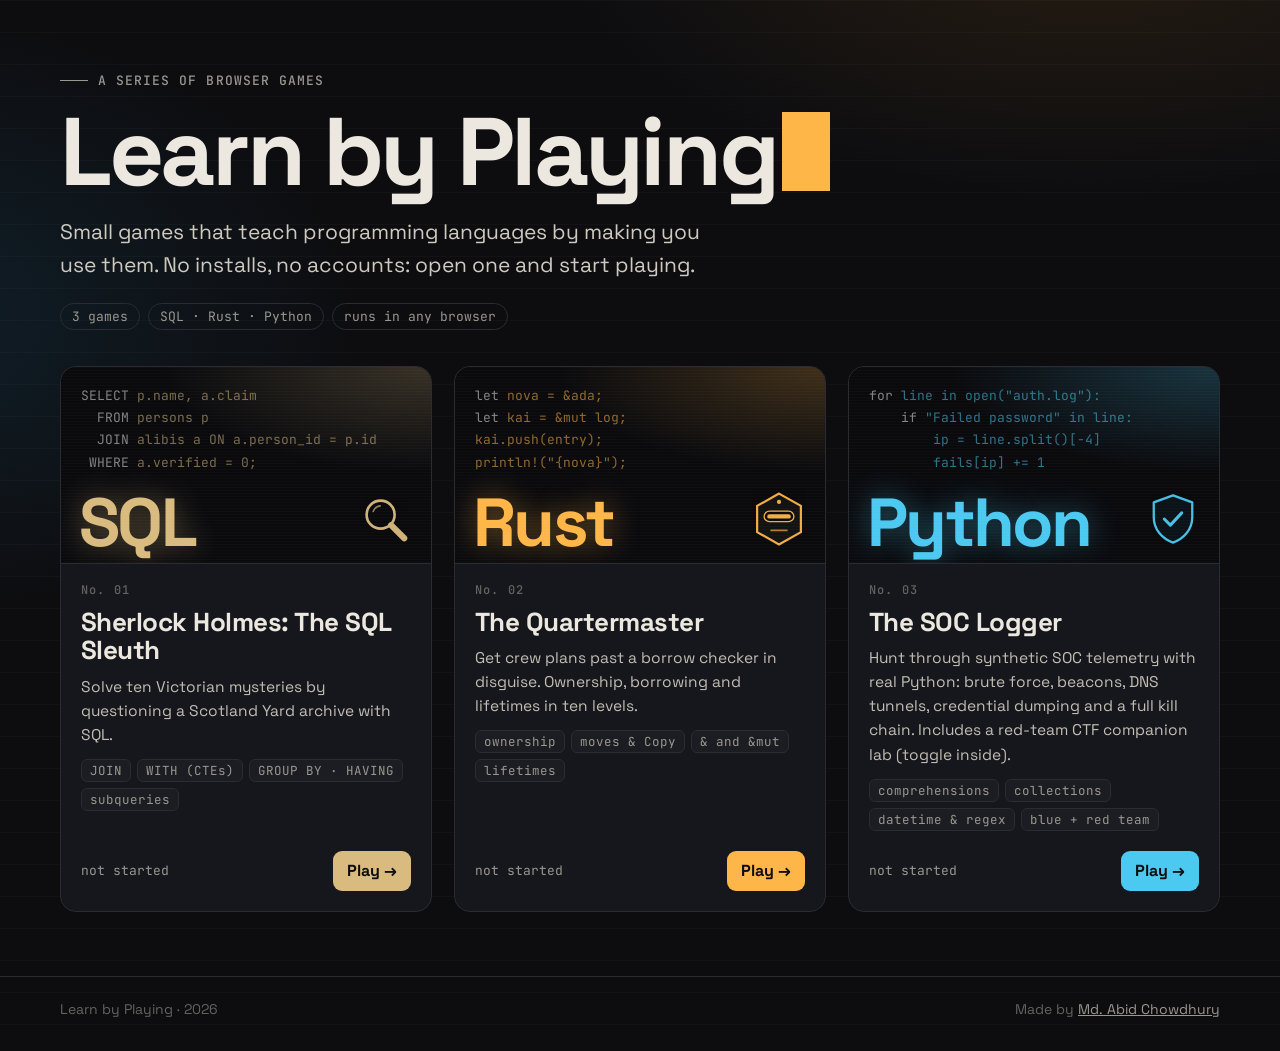
<file: index.html>
<!DOCTYPE html>
<html lang="en">
<head>
  <meta charset="utf-8">
  <meta name="viewport" content="width=device-width, initial-scale=1">
  <title>Learn by Playing</title>
  <meta name="description" content="Small browser games that teach programming languages by making you use them.">
  <meta name="theme-color" content="#0d0d10">
  <link rel="manifest" href="manifest.webmanifest">
  <link rel="icon" href="data:image/svg+xml,%3Csvg xmlns='http://www.w3.org/2000/svg' viewBox='0 0 64 64'%3E%3Crect x='6' y='10' width='52' height='44' rx='8' fill='%2316171b' stroke='%23e8e3d8' stroke-width='4'/%3E%3Cpath d='M18 26l8 6-8 6' stroke='%23ffb648' stroke-width='5' fill='none' stroke-linecap='round' stroke-linejoin='round'/%3E%3Cpath d='M32 40h14' stroke='%23e8e3d8' stroke-width='5' stroke-linecap='round'/%3E%3C/svg%3E">
  <link rel="preconnect" href="https://fonts.googleapis.com">
  <link rel="preconnect" href="https://fonts.gstatic.com" crossorigin>
  <link rel="stylesheet" href="https://fonts.googleapis.com/css2?family=Space+Grotesk:wght@400;500;700&family=JetBrains+Mono:wght@400;500&display=swap">
  <style>
    :root {
      --bg: #0d0d10; --card: #16171c; --card2: #1c1d23; --line: #2a2b33; --text: #ece8df; --muted: #9a978f; --dim: #64625d;
      --display: 'Space Grotesk', system-ui, sans-serif; --mono: 'JetBrains Mono', ui-monospace, Menlo, Consolas, monospace;
    }
    * { box-sizing: border-box; }
    html, body { margin: 0; }
    body {
      background:
        linear-gradient(#ffffff06 1px, transparent 1px) 0 0 / 100% 32px,
        radial-gradient(900px 500px at 85% -10%, #2a1f12 0%, transparent 60%),
        radial-gradient(800px 500px at -10% 30%, #10202a 0%, transparent 60%),
        var(--bg);
      color: var(--text); font: 16px/1.55 var(--display); min-height: 100vh;
      display: flex; flex-direction: column; -webkit-font-smoothing: antialiased;
    }
    a { color: inherit; }
    :focus-visible { outline: 2px solid #ffb648; outline-offset: 3px; }
    .wrap { width: min(1160px, 100% - 40px); margin: 0 auto; }

    header { padding: 72px 0 36px; }
    .kicker { font: 500 13px var(--mono); color: var(--muted); letter-spacing: .08em; text-transform: uppercase; display: flex; gap: 10px; align-items: center; }
    .kicker::before { content: ''; width: 28px; height: 1px; background: var(--muted); }
    h1 { font-size: clamp(44px, 8vw, 96px); line-height: .95; letter-spacing: -.035em; margin: 18px 0 18px; font-weight: 700; }
    h1 .cursor { display: inline-block; width: .5em; height: .82em; background: #ffb648; vertical-align: -.06em; margin-left: .06em; animation: blink 1.1s steps(1) infinite; }
    @keyframes blink { 50% { opacity: 0; } }
    .tagline { font-size: clamp(17px, 2vw, 21px); color: #cfcac0; max-width: 640px; margin: 0; }
    .facts { margin-top: 22px; display: flex; gap: 8px; flex-wrap: wrap; }
    .facts span { font: 13px var(--mono); color: var(--muted); border: 1px solid var(--line); border-radius: 999px; padding: 4px 11px; }

    main { flex: 1; padding-bottom: 64px; }
    .shelf { display: grid; grid-template-columns: repeat(auto-fill, minmax(320px, 1fr)); gap: 22px; }

    .cart {
      --accent: #ffb648;
      display: flex; flex-direction: column; text-decoration: none; border-radius: 16px; overflow: hidden;
      background: var(--card); border: 1px solid var(--line);
      transition: transform .18s ease, border-color .18s, box-shadow .18s;
    }
    @media (hover: hover) { a.cart:hover { transform: translateY(-4px); border-color: color-mix(in srgb, var(--accent) 60%, var(--line)); box-shadow: 0 22px 50px -24px color-mix(in srgb, var(--accent) 55%, transparent); } a.cart:hover .play { transform: translateX(3px); } }
    a.cart:active { transform: scale(.985); }
    a.cart { -webkit-tap-highlight-color: transparent; touch-action: manipulation; }
    .screen {
      position: relative; aspect-ratio: 16 / 8.5; overflow: hidden;
      background:
        radial-gradient(120% 90% at 100% 0%, color-mix(in srgb, var(--accent) 22%, transparent), transparent 60%),
        #0a0a0d;
      border-bottom: 1px solid var(--line);
    }
    .screen::after { content: ''; position: absolute; inset: 0; background: repeating-linear-gradient(0deg, #ffffff05 0 1px, transparent 1px 3px); pointer-events: none; }
    .ghost { position: absolute; top: 18px; left: 20px; right: 20px; margin: 0; font: 13px/1.7 var(--mono); color: var(--accent); opacity: .55; white-space: pre; overflow: hidden; }
    .ghost .k { color: #fff; opacity: .9; }
    .lang { position: absolute; left: 18px; bottom: 6px; font: 700 clamp(48px, 6vw, 68px)/1 var(--display); letter-spacing: -.04em; color: var(--accent); text-shadow: 0 0 30px color-mix(in srgb, var(--accent) 45%, transparent); }
    .emblem { position: absolute; right: 18px; bottom: 16px; width: 56px; height: 56px; opacity: .95; }
    .body { padding: 18px 20px 20px; display: flex; flex-direction: column; gap: 10px; flex: 1; }
    .no { font: 500 12px var(--mono); color: var(--dim); letter-spacing: .1em; }
    .cart h2 { margin: 0; font-size: 26px; line-height: 1.1; letter-spacing: -.02em; }
    .cart p { margin: 0; color: #c3beb4; font-size: 15.5px; }
    .topics { list-style: none; margin: 2px 0 0; padding: 0; display: flex; flex-wrap: wrap; gap: 6px; }
    .topics li { font: 12.5px var(--mono); color: var(--muted); background: var(--card2); border: 1px solid var(--line); border-radius: 6px; padding: 2px 8px; }
    .meta { margin-top: auto; padding-top: 10px; display: flex; justify-content: space-between; align-items: center; gap: 12px; }
    .progress { font: 13px var(--mono); color: var(--muted); }
    .progress b { color: var(--accent); font-weight: 500; }
    .play { font-weight: 700; color: #0d0d10; background: var(--accent); border-radius: 9px; padding: 8px 14px; white-space: nowrap; transition: transform .15s; }

    .cart.soon { border-style: dashed; background: transparent; }
    .cart.soon .screen { background: repeating-linear-gradient(135deg, #ffffff05 0 10px, transparent 10px 20px), #0a0a0d; }
    .cart.soon .lang { color: var(--dim); text-shadow: none; }
    .cart.soon .play { background: transparent; color: var(--dim); border: 1px dashed var(--line); }

    footer { border-top: 1px solid var(--line); padding: 22px 0 calc(30px + env(safe-area-inset-bottom)); color: var(--dim); font-size: 14px; }
    footer .wrap { display: flex; justify-content: space-between; gap: 12px; flex-wrap: wrap; }
    footer a { color: var(--muted); }
    @media (max-width: 560px) { header { padding: 44px 0 26px; } .wrap { width: calc(100% - 28px); } }
    @media (prefers-reduced-motion: reduce) { * { transition: none !important; animation: none !important; } }
  </style>
</head>
<body>
  <header class="wrap">
    <div class="kicker" id="kicker"></div>
    <h1 id="title"></h1>
    <p class="tagline" id="tagline"></p>
    <div class="facts" id="facts"></div>
  </header>
  <main class="wrap"><div class="shelf" id="shelf"></div></main>
  <footer><div class="wrap" id="foot"></div></footer>

  <script>
    /* ====================================================================
       EDIT HERE. Each game is one entry; `path` is its folder in this repo
       (or a full https:// URL if a game lives somewhere else).
       ==================================================================== */
    const SERIES = {
      title: 'Learn by Playing',
      kicker: 'A series of browser games',
      tagline: 'Small games that teach programming languages by making you use them. No installs, no accounts: open one and start playing.',
      author: 'Md. Abid Chowdhury',
      authorUrl: 'https://mdabidchowdhury.github.io/',
    };

    const GAMES = [
      {
        path: 'sql/',
        title: 'Sherlock Holmes: The SQL Sleuth',
        lang: 'SQL',
        accent: '#d9bb7f',
        blurb: 'Solve ten Victorian mysteries by questioning a Scotland Yard archive with SQL.',
        topics: ['JOIN', 'WITH (CTEs)', 'GROUP BY · HAVING', 'subqueries'],
        snippet: ['SELECT p.name, a.claim', '  FROM persons p', '  JOIN alibis a ON a.person_id = p.id', ' WHERE a.verified = 0;'],
        emblem: 'glass',
        progress() {
          const d = JSON.parse(localStorage.getItem('sqlSleuth.v2') || '{}');
          const cases = Object.values(d.cases || {});
          const solved = cases.filter((c) => c && c.solved).length;
          const opened = cases.some((c) => c && (c.openedAt || c.queries));
          if (!solved && !opened) return null;
          return `<b>${solved}/10</b> cases closed`;
        },
      },
      {
        path: 'quartermaster/',
        title: 'The Quartermaster',
        lang: 'Rust',
        accent: '#ffb648',
        blurb: 'Get crew plans past a borrow checker in disguise. Ownership, borrowing and lifetimes in ten levels.',
        topics: ['ownership', 'moves & Copy', '& and &mut', 'lifetimes'],
        snippet: ['let nova = &ada;', 'let kai = &mut log;', 'kai.push(entry);', 'println!("{nova}");'],
        emblem: 'hex',
        progress() {
          const p = JSON.parse(localStorage.getItem('quartermaster.progress.v1') || '{}');
          const stars = Object.values(p.stars || {});
          if (!stars.length) return null;
          return `<b>${stars.length}/10</b> levels · <b>${stars.reduce((a, b) => a + b, 0)}/30</b> ★`;
        },
      },
      {
        path: 'soc-logger/',
        title: 'The SOC Logger',
        lang: 'Python',
        accent: '#4cc9f0',
        blurb: 'Hunt through synthetic SOC telemetry with real Python: brute force, beacons, DNS tunnels, credential dumping and a full kill chain. Includes a red-team CTF companion lab (toggle inside).',
        topics: ['comprehensions', 'collections', 'datetime & regex', 'blue + red team'],
        snippet: ['for line in open("auth.log"):', '    if "Failed password" in line:', '        ip = line.split()[-4]', '        fails[ip] += 1'],
        emblem: 'shield',
        progress() {
          const s = JSON.parse(localStorage.getItem('socli_v1') || '{}');
          const n = (s.solved || []).length;
          return n ? `<b>${n}/10</b> cases closed` : null;
        },
      },
    ];
    /* ==================================================================== */

    const esc = (s) => String(s).replace(/[&<>"']/g, (c) => ({ '&': '&amp;', '<': '&lt;', '>': '&gt;', '"': '&quot;', "'": '&#39;' }[c]));
    const EMBLEMS = {
      hex: (c) => `<svg class="emblem" viewBox="0 0 64 64" aria-hidden="true"><path d="M32 3L57 17V47L32 61L7 47V17Z" fill="#141414" stroke="${c}" stroke-width="2.5"/><circle cx="32" cy="12.5" r="2.4" fill="${c}"/><rect x="15" y="23" width="34" height="12" rx="6" fill="#0a0a0d" stroke="${c}" stroke-width="1.5"/><rect x="18.5" y="26.5" width="27" height="5" rx="2.5" fill="${c}"/><path d="M23 45h18" stroke="${c}" stroke-width="2" stroke-linecap="round" opacity=".7"/></svg>`,
      shield: (c) => `<svg class="emblem" viewBox="0 0 64 64" aria-hidden="true"><path d="M32 5L54 13V30C54 44 44.5 54.5 32 59C19.5 54.5 10 44 10 30V13Z" fill="#0c141a" stroke="${c}" stroke-width="2.6" stroke-linejoin="round"/><path d="M22 32l7 7 13-14" fill="none" stroke="${c}" stroke-width="3.4" stroke-linecap="round" stroke-linejoin="round"/></svg>`,
      glass: (c) => `<svg class="emblem" viewBox="0 0 64 64" aria-hidden="true"><g fill="none" stroke="${c}" stroke-linecap="round"><circle cx="27" cy="27" r="16" stroke-width="3"/><path d="M18.5 23.5a10 10 0 0 1 8-6.5" stroke-width="1.8" opacity=".7"/><path d="M39 39L54 54" stroke-width="7"/></g></svg>`,
      table: (c) => `<svg class="emblem" viewBox="0 0 64 64" aria-hidden="true"><rect x="6" y="10" width="52" height="44" rx="6" fill="#0f1218" stroke="${c}" stroke-width="2.5"/><path d="M6 24h52M6 38h52M26 10v44" stroke="${c}" stroke-width="2" opacity=".75"/><rect x="8" y="12" width="48" height="10" rx="3" fill="${c}" opacity=".35"/></svg>`,
    };

    document.title = SERIES.title;
    document.getElementById('kicker').textContent = SERIES.kicker;
    document.getElementById('title').innerHTML = esc(SERIES.title) + '<span class="cursor" aria-hidden="true"></span>';
    document.getElementById('tagline').textContent = SERIES.tagline;
    const playable = GAMES.filter((g) => !g.soon);
    document.getElementById('facts').innerHTML = [
      `${playable.length} game${playable.length === 1 ? '' : 's'}`,
      playable.map((g) => g.lang).join(' · '),
      'runs in any browser',
    ].map((f) => `<span>${esc(f)}</span>`).join('');

    let n = 0;
    document.getElementById('shelf').innerHTML = GAMES.map((g) => {
      n++;
      const accent = g.accent || '#64625d';
      let prog = null;
      if (g.progress) { try { prog = g.progress(); } catch (e) { prog = null; } }
      const ghost = g.snippet.map((l) => esc(l).replace(/^(\s*)(SELECT|FROM|JOIN|WHERE|ORDER BY|let|fn|for|if|def|import|return)\b/, '$1<span class="k">$2</span>')).join('\n');
      const inner = `
        <div class="screen">
          <pre class="ghost" aria-hidden="true">${ghost}</pre>
          <span class="lang">${esc(g.lang)}</span>
          ${g.emblem && EMBLEMS[g.emblem] ? EMBLEMS[g.emblem](accent) : ''}
        </div>
        <div class="body">
          <div class="no">No. ${String(n).padStart(2, '0')}</div>
          <h2>${esc(g.title)}</h2>
          <p>${esc(g.blurb)}</p>
          ${g.topics.length ? `<ul class="topics">${g.topics.map((t) => `<li>${esc(t)}</li>`).join('')}</ul>` : ''}
          <div class="meta">
            <span class="progress">${prog || (g.soon || !g.progress ? '' : 'not started')}</span>
            <span class="play">${g.soon ? 'Soon' : (prog ? 'Continue →' : 'Play →')}</span>
          </div>
        </div>`;
      return g.soon
        ? `<div class="cart soon" style="--accent:${accent}">${inner}</div>`
        : `<a class="cart" href="${esc(g.path)}" style="--accent:${accent}" aria-label="Play ${esc(g.title)} (${esc(g.lang)})">${inner}</a>`;
    }).join('');

    document.getElementById('foot').innerHTML =
      `<span>${esc(SERIES.title)} · ${new Date().getFullYear()}</span>` +
      (SERIES.author ? `<span>Made by <a href="${esc(SERIES.authorUrl || '#')}">${esc(SERIES.author)}</a></span>` : '');
  </script>
</body>
</html>
</file>
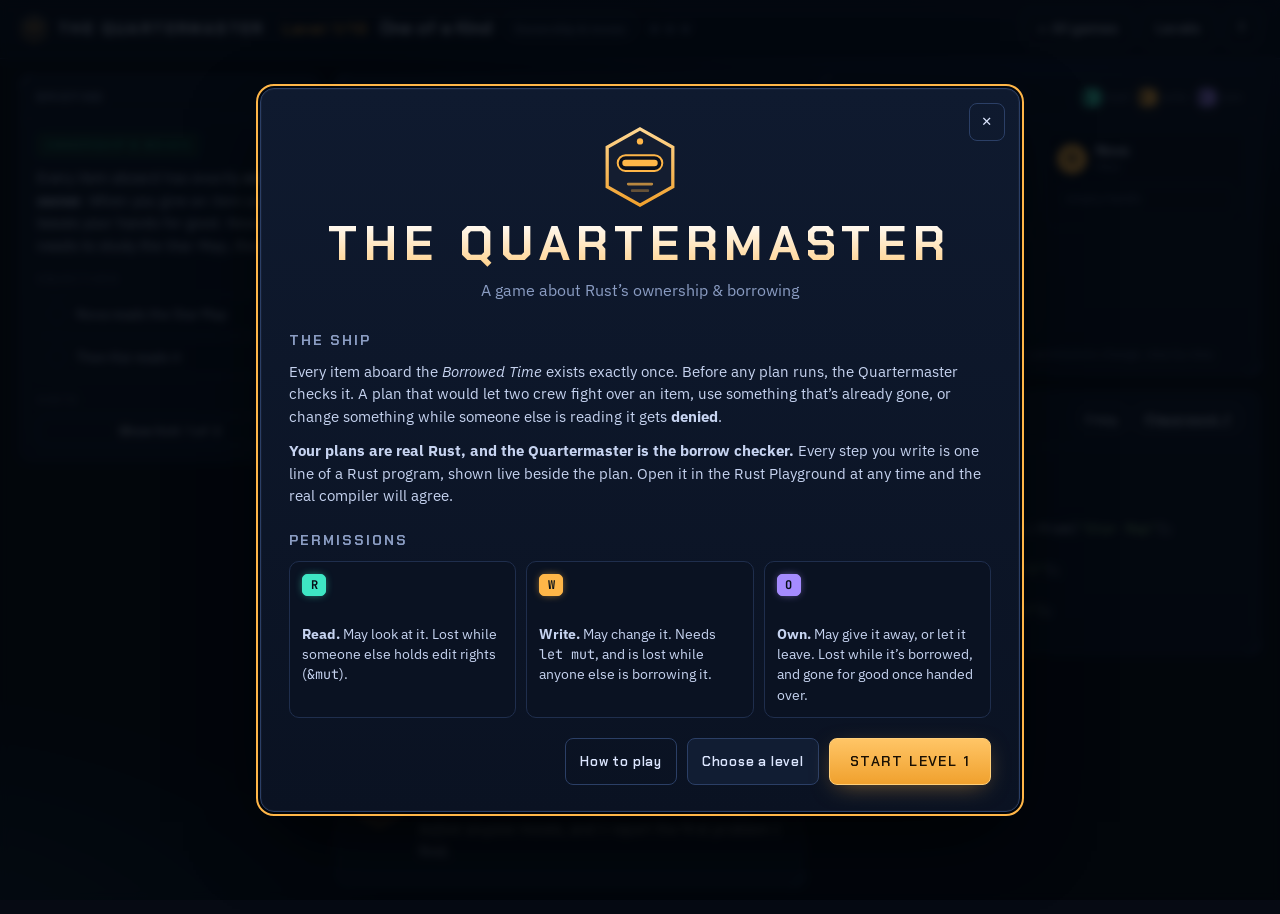
<file: quartermaster/index.html>
<!DOCTYPE html>
<html lang="en">
<head>
  <meta charset="utf-8">
  <meta name="viewport" content="width=device-width, initial-scale=1, viewport-fit=cover">
  <meta name="theme-color" content="#0a1120">
  <meta name="mobile-web-app-capable" content="yes">
  <link rel="manifest" href="../manifest.webmanifest">
  <title>The Quartermaster: a Rust ownership game</title>
  <meta name="description" content="Learn Rust ownership and borrowing by getting crew plans past the Quartermaster, a borrow checker in disguise.">
  <link rel="icon" href="data:image/svg+xml,%3Csvg xmlns='http://www.w3.org/2000/svg' viewBox='0 0 64 64'%3E%3Cpath d='M32 3L57 17V47L32 61L7 47V17Z' fill='%23141d30' stroke='%23ffb648' stroke-width='4'/%3E%3Crect x='17' y='26' width='30' height='7' rx='3.5' fill='%23ffb648'/%3E%3C/svg%3E">
  <link rel="preconnect" href="https://fonts.googleapis.com">
  <link rel="preconnect" href="https://fonts.gstatic.com" crossorigin>
  <link rel="stylesheet" href="https://fonts.googleapis.com/css2?family=Chakra+Petch:wght@500;600;700&family=IBM+Plex+Sans:wght@400;500;600&family=JetBrains+Mono:wght@400;500;700&display=swap">
  <link rel="stylesheet" href="css/style.css">
</head>
<body>
  <div id="app" data-view="plan">
    <header class="topbar">
      <button class="brand" id="btn-title" title="About the game">
        <span class="brand-mark" aria-hidden="true"></span>
        <span class="brand-text">The Quartermaster</span>
      </button>
      <div class="lvl-head" id="lvl-head"></div>
      <nav class="top-actions">
        <a class="btn ghost" id="btn-hub" href="../" title="Back to all games" aria-label="All games">←<span class="hub-txt"> All games</span></a>
        <button class="btn ghost" id="btn-levels">Levels</button>
        <button class="btn ghost icon" id="btn-help" aria-label="How to play">?</button>
      </nav>
    </header>

    <main class="grid">
      <section class="panel brief" id="brief" aria-label="Briefing"></section>

      <section class="panel plan" aria-label="Flight plan">
        <div class="panel-h">
          <span class="ph-title">Flight plan</span><span class="ph-sub">each step is one line of Rust</span>
          <div class="ph-tools">
            <span class="energy" id="energy"></span>
            <button class="btn ghost sm" id="btn-undo" title="Undo (Ctrl+Z)">Undo</button>
            <button class="btn ghost sm" id="btn-reset" title="Restore the level’s starting plan">Reset</button>
          </div>
        </div>
        <ol class="steps" id="steps"></ol>
        <div class="palette" id="palette"></div>
        <div class="run-row">
          <button class="run-status" id="run-status" hidden></button>
          <button class="btn primary" id="btn-run"><span class="run-label">Submit to the Quartermaster</span><kbd>Ctrl ↵</kbd></button>
        </div>
        <div class="qm" id="qm" aria-live="polite"></div>
      </section>

      <section class="side">
        <div class="panel crew" id="crew" aria-label="Crew status"></div>
        <div class="panel code" id="code" aria-label="Rust code"></div>
      </section>
    </main>

    <nav class="mobile-nav" id="mobile-nav" aria-label="Views">
      <button data-view="brief"><svg viewBox="0 0 24 24" aria-hidden="true"><path d="M7 3.5h7.5L19 8v12.5H7z"/><path d="M14.5 3.5V8H19M10 12.5h6M10 16h6"/></svg><span>Mission</span></button>
      <button data-view="plan"><svg viewBox="0 0 24 24" aria-hidden="true"><path d="M10 6.5h10M10 12h10M10 17.5h10"/><path d="M3.8 6.5l1.4 1.4 2.4-2.6M3.8 12l1.4 1.4 2.4-2.6M4 17.5h3"/></svg><span>Plan</span></button>
      <button data-view="crew"><svg viewBox="0 0 24 24" aria-hidden="true"><circle cx="9" cy="8.5" r="3.2"/><path d="M3 20c.4-3.4 2.9-5.6 6-5.6s5.6 2.2 6 5.6"/><circle cx="17.2" cy="9.4" r="2.5"/><path d="M16 14.6c2.7.1 4.6 2 5 5.1"/></svg><span>Crew</span></button>
      <button data-view="code"><svg viewBox="0 0 24 24" aria-hidden="true"><path d="M8 7l-5 5 5 5M16 7l5 5-5 5M13.6 4.5l-3.2 15"/></svg><span>Rust</span></button>
    </nav>
  </div>

  <div class="overlay" id="overlay" hidden>
    <div class="modal" id="modal" role="dialog" aria-modal="true" tabindex="-1"></div>
  </div>
  <div class="stamp" id="stamp" hidden><span>Approved</span></div>

  <script src="js/data.js"></script>
  <script src="js/engine.js"></script>
  <script src="js/render.js"></script>
  <script src="js/levels.js"></script>
  <script src="js/replays.js"></script>
  <script src="js/ui.js"></script>
</body>
</html>
</file>
<file: quartermaster/css/style.css>
/* The Quartermaster — starship console */
:root {
  --bg: #060a13;
  --bg2: #0a1120;
  --panel: #0d1628;
  --panel2: #111d33;
  --raise: #16243f;
  --line: #1f2e4d;
  --line2: #2b3f66;
  --text: #dce6ff;
  --muted: #8a9cc2;
  --dim: #5a6b90;
  --teal: #3ee6c4;
  --amber: #ffb648;
  --violet: #a58bff;
  --red: #ff5a76;
  --blue: #6ea8ff;
  --green: #7ee787;
  --display: 'Chakra Petch', 'Segoe UI', system-ui, sans-serif;
  --body: 'IBM Plex Sans', 'Segoe UI', system-ui, sans-serif;
  --mono: 'JetBrains Mono', ui-monospace, 'SFMono-Regular', Menlo, Consolas, monospace;
  --r: 10px;
}

* { box-sizing: border-box; }
html, body { margin: 0; height: 100%; }
body {
  background:
    radial-gradient(1px 1px at 12% 18%, #ffffff55 50%, transparent 51%),
    radial-gradient(1px 1px at 72% 8%, #ffffff44 50%, transparent 51%),
    radial-gradient(1.5px 1.5px at 38% 62%, #ffffff33 50%, transparent 51%),
    radial-gradient(1px 1px at 88% 74%, #ffffff40 50%, transparent 51%),
    radial-gradient(1px 1px at 22% 88%, #ffffff30 50%, transparent 51%),
    radial-gradient(1200px 600px at 80% -10%, #12224a 0%, transparent 60%),
    radial-gradient(900px 500px at -10% 110%, #0f2a3a 0%, transparent 60%),
    var(--bg);
  background-attachment: fixed;
  color: var(--text);
  font: 15px/1.5 var(--body);
  -webkit-font-smoothing: antialiased;
}
button, select, input { font: inherit; color: inherit; }
code, kbd, pre { font-family: var(--mono); }
a { color: var(--blue); }
a:hover { color: #9cc4ff; }
::selection { background: #3ee6c455; }
:focus-visible { outline: 2px solid var(--amber); outline-offset: 2px; }

#app { min-height: 100%; display: flex; flex-direction: column; }

/* ---------------------------------------------------------------- top bar */
.topbar {
  display: flex; align-items: center; gap: 18px;
  padding: 10px 20px;
  border-bottom: 1px solid var(--line);
  background: linear-gradient(180deg, #0b1424ee, #08101dee);
  backdrop-filter: blur(6px);
  position: sticky; top: 0; z-index: 20;
}
.brand { display: flex; align-items: center; gap: 10px; background: none; border: 0; cursor: pointer; padding: 4px 0; }
.brand-mark { width: 28px; height: 28px; display: inline-block; }
.brand-mark svg { width: 100%; height: 100%; display: block; }
.qm.deny .visor { fill: var(--red); }
.qm.deny .qm-face path:first-of-type { stroke: var(--red); }
.brand-text { font-family: var(--display); font-weight: 700; letter-spacing: .16em; text-transform: uppercase; font-size: 15px; }
.lvl-head { flex: 1; display: flex; align-items: center; gap: 12px; min-width: 0; }
.lvl-num { font-family: var(--display); color: var(--amber); font-weight: 600; letter-spacing: .08em; white-space: nowrap; }
.lvl-title { font-family: var(--display); font-size: 18px; font-weight: 600; white-space: nowrap; overflow: hidden; text-overflow: ellipsis; }
.chip { font: 500 12px/1 var(--body); color: var(--muted); border: 1px solid var(--line2); padding: 5px 9px; border-radius: 999px; white-space: nowrap; }
.stars { color: var(--dim); letter-spacing: 2px; white-space: nowrap; }
.stars .on { color: var(--amber); text-shadow: 0 0 8px #ffb64888; }
.top-actions { display: flex; gap: 8px; }
.top-actions a.btn { text-decoration: none; display: inline-flex; align-items: center; gap: .35em; }
@media (max-width: 820px) { #btn-hub { padding: 8px 10px; } }

/* ---------------------------------------------------------------- buttons */
.btn {
  border: 1px solid var(--line2); background: var(--panel2); color: var(--text);
  padding: 8px 14px; border-radius: 8px; cursor: pointer;
  font-family: var(--display); font-weight: 600; letter-spacing: .06em; font-size: 13px;
  transition: background .15s, border-color .15s, transform .05s;
}
.btn:hover { background: var(--raise); border-color: #3a5486; }
.btn:active { transform: translateY(1px); }
.btn:disabled { opacity: .4; cursor: not-allowed; }
.btn.ghost { background: transparent; }
.btn.ghost:hover { background: #ffffff0a; }
.btn.icon { width: 36px; padding: 8px 0; text-align: center; }
.btn.sm { padding: 5px 10px; font-size: 12px; }
.btn.primary {
  background: linear-gradient(180deg, #ffc566, #f0a12e); color: #1a1003; border-color: #ffcf7a;
  padding: 12px 20px; font-size: 14px; letter-spacing: .1em; text-transform: uppercase;
  display: inline-flex; align-items: center; gap: 12px; box-shadow: 0 6px 24px -8px #ffb64888;
}
.btn.primary:hover { background: linear-gradient(180deg, #ffd27f, #f6ab3d); }
.btn.primary kbd { font-size: 11px; background: #00000022; border-radius: 4px; padding: 2px 6px; font-weight: 500; letter-spacing: 0; text-transform: none; }
.btn.teal { border-color: #2c8f7f; background: #0f2a2a; color: var(--teal); }
.btn.teal:hover { background: #133634; }

/* ---------------------------------------------------------------- layout */
.grid {
  flex: 1; display: grid; gap: 16px; padding: 16px 20px 28px;
  grid-template-columns: minmax(250px, 300px) minmax(420px, 1fr) minmax(360px, 440px);
  align-items: start;
}
.side { display: flex; flex-direction: column; gap: 16px; min-width: 0; }
.panel {
  background: linear-gradient(180deg, var(--panel), #0b1323);
  border: 1px solid var(--line); border-radius: var(--r);
  position: relative; min-width: 0;
}
.panel::before, .panel::after {
  content: ''; position: absolute; width: 10px; height: 10px; border-color: var(--line2); border-style: solid; pointer-events: none;
}
.panel::before { top: -1px; left: -1px; border-width: 2px 0 0 2px; border-top-left-radius: var(--r); }
.panel::after { bottom: -1px; right: -1px; border-width: 0 2px 2px 0; border-bottom-right-radius: var(--r); }
.panel-h {
  display: flex; align-items: baseline; gap: 10px; flex-wrap: wrap;
  padding: 12px 16px; border-bottom: 1px solid var(--line);
}
.ph-title { font-family: var(--display); text-transform: uppercase; letter-spacing: .16em; font-size: 12px; font-weight: 600; color: var(--muted); }
.ph-sub { color: var(--dim); font-size: 12px; }
.ph-tools { margin-left: auto; display: flex; gap: 6px; align-items: center; }
.panel-b { padding: 14px 16px; }

/* ---------------------------------------------------------------- briefing */
.brief .concept { display: inline-block; font-family: var(--display); font-size: 11px; letter-spacing: .14em; text-transform: uppercase; color: var(--teal); border: 1px solid #23675d; background: #0c2724; border-radius: 4px; padding: 3px 7px; margin-bottom: 10px; }
.brief p { margin: 0 0 14px; color: #c6d3f0; }
.brief p code, .qm code, .modal p code, .modal li code, .rule code, .help-table code { background: #1a2847; border: 1px solid #263a63; border-radius: 4px; padding: 0 5px; font-size: .9em; color: #e7eeff; }
.goals { list-style: none; margin: 0 0 16px; padding: 0; display: flex; flex-direction: column; gap: 6px; }
.goals li { display: flex; gap: 10px; align-items: flex-start; font-size: 14px; color: #c6d3f0; padding: 7px 10px; border: 1px solid var(--line); border-radius: 8px; background: #0a1222; }
.goals .gbox { flex: none; width: 18px; height: 18px; border-radius: 5px; border: 1.5px solid var(--line2); display: grid; place-items: center; font-size: 12px; margin-top: 1px; }
.goals li.met { border-color: #1f5f55; background: #0b2321; }
.goals li.met .gbox { border-color: var(--teal); background: var(--teal); color: #052a24; }
.goals li.unmet { border-color: #5c2433; background: #1c0d15; }
.goals li.unmet .gbox { border-color: var(--red); color: var(--red); }
.sect { font-family: var(--display); text-transform: uppercase; letter-spacing: .14em; font-size: 11px; color: var(--dim); margin: 0 0 8px; }
.hints { display: flex; flex-direction: column; gap: 8px; }
.hint { font-size: 14px; color: #d8c69c; background: #1d1708; border: 1px solid #4d3d17; border-radius: 8px; padding: 8px 10px; }
.hint b { color: var(--amber); font-family: var(--display); font-weight: 600; margin-right: 4px; }
.cost-note { font-size: 13px; color: var(--muted); margin: 0 0 14px; padding: 8px 10px; border: 1px dashed var(--line2); border-radius: 8px; }

/* ---------------------------------------------------------------- plan */
.energy { font: 500 12px var(--mono); color: var(--amber); margin-right: 6px; }
.steps { list-style: none; margin: 0; padding: 10px 12px 4px; display: flex; flex-direction: column; gap: 8px; }
.step {
  display: grid; grid-template-columns: 34px 1fr auto; gap: 10px; align-items: start;
  background: var(--panel2); border: 1px solid var(--line); border-radius: 9px; padding: 9px 10px;
  transition: border-color .2s, background .2s, opacity .2s, box-shadow .2s;
}
.step.locked { background: #0c1527; border-style: dashed; }
.step-n {
  font: 600 13px var(--mono); color: var(--dim); text-align: center; padding: 6px 0 0;
  border: 0; border-right: 1px solid var(--line); height: 100%; background: none; align-self: stretch;
}
.step-n:hover { color: var(--text); }
.step-body { min-width: 0; display: flex; flex-direction: column; gap: 5px; }
.sentence { display: flex; flex-wrap: wrap; align-items: center; gap: 6px 7px; font-size: 14.5px; }
.sentence .lockico { color: var(--dim); font-size: 12px; }
.sentence b { font-weight: 600; }
.sentence select {
  appearance: none; -webkit-appearance: none;
  background: #0b1426 url("data:image/svg+xml,%3Csvg xmlns='http://www.w3.org/2000/svg' width='10' height='6'%3E%3Cpath d='M1 1l4 4 4-4' stroke='%238a9cc2' stroke-width='1.6' fill='none'/%3E%3C/svg%3E") no-repeat right 8px center;
  border: 1px solid var(--line2); border-radius: 7px; padding: 4px 24px 4px 9px; cursor: pointer; max-width: 100%;
}
.sentence select:hover { border-color: #4a69a3; }
.sentence select:disabled { opacity: .85; cursor: default; background-image: none; padding-right: 9px; border-style: dashed; }
.sentence select.actor { font-weight: 600; }
.ichip { display: inline-flex; align-items: center; gap: 4px; font-size: 12.5px; color: var(--muted); border: 1px solid var(--line); border-radius: 999px; padding: 2px 8px; background: #0a1222; white-space: nowrap; }
.ichip.view { border-style: dashed; color: #9fd6ff; }
.ichip.pen { border-style: dashed; color: #ffd28a; }
.ichip.none { color: var(--dim); }
.tog { display: inline-flex; align-items: center; gap: 5px; font-size: 13px; color: var(--muted); border: 1px solid var(--line2); border-radius: 7px; padding: 3px 8px; cursor: pointer; user-select: none; }
.tog input { accent-color: var(--amber); margin: 0; }
.tog.on { color: var(--amber); border-color: #6b5023; background: #221a0a; }
.tog.disabled { cursor: default; opacity: .8; border-style: dashed; }
.rust-line { font: 12.5px/1.4 var(--mono); color: #93a6cf; white-space: pre-wrap; word-break: break-word; }
.rust-line code { background: none; }
.step-tools { display: flex; gap: 2px; }
.tool { width: 26px; height: 26px; border-radius: 6px; border: 1px solid transparent; background: transparent; color: var(--dim); cursor: pointer; display: grid; place-items: center; font-size: 13px; }
.tool:hover:not(:disabled) { background: #ffffff0d; color: var(--text); border-color: var(--line2); }
.tool:disabled { opacity: .25; cursor: default; }
.flag { font-size: 12.5px; font-family: var(--mono); }

.step.cur { border-color: var(--amber); box-shadow: 0 0 0 1px #ffb64855, 0 0 18px -6px #ffb648aa; }
.step.ok-ran { border-left: 3px solid #2f8f80; }
.step.err { border-color: var(--red); background: #1f0c15; box-shadow: 0 0 0 1px #ff5a7655; }
.step.err .step-n { color: var(--red); }
.step.rel { border-color: #9a7a3a; border-style: solid; }
.step.after-err { opacity: .45; }
.step .flag.err { color: var(--red); }
.step .flag.rel { color: var(--amber); }
.steps.busy .step { pointer-events: none; }
.shake { animation: shake .42s; }
@keyframes shake { 20% { transform: translateX(-6px); } 40% { transform: translateX(6px); } 60% { transform: translateX(-4px); } 80% { transform: translateX(3px); } }

.palette { display: flex; flex-wrap: wrap; gap: 6px; padding: 8px 12px 4px; align-items: center; }
.palette .lbl { font-size: 12px; color: var(--dim); margin-right: 2px; }
.add { border: 1px dashed var(--line2); background: transparent; color: var(--muted); border-radius: 7px; padding: 5px 10px; cursor: pointer; font-size: 13px; }
.add:hover { color: var(--text); border-color: #4a69a3; background: #ffffff08; }
.add code { color: #8fb3ff; font-size: 11.5px; margin-left: 4px; }
.run-row { padding: 12px 12px 14px; display: flex; justify-content: flex-end; }

/* ---------------------------------------------------------------- quartermaster */
.qm { border-top: 1px solid var(--line); padding: 14px 16px 16px; display: grid; grid-template-columns: 52px 1fr; gap: 14px; align-items: start; }
.qm-face { width: 52px; height: 52px; }
.qm-face svg { width: 100%; height: 100%; display: block; }
.qm-name { font-family: var(--display); font-size: 11px; letter-spacing: .16em; text-transform: uppercase; color: var(--amber); margin-bottom: 4px; }
.qm-msg { font-size: 14.5px; color: #d6e0f7; }
.qm-msg p { margin: 0 0 8px; }
.qm.deny .qm-name { color: var(--red); }
.verdict { font-family: var(--display); font-weight: 700; letter-spacing: .14em; text-transform: uppercase; font-size: 13px; margin-right: 6px; }
.verdict.deny { color: var(--red); }
.verdict.ok { color: var(--teal); }
.verdict.warn { color: var(--amber); }
.rustc { font: 12.5px/1.5 var(--mono); background: #0a0f1c; border: 1px solid #2a1a24; border-left: 3px solid var(--red); border-radius: 6px; padding: 7px 10px; margin: 8px 0; color: #f4c7d1; overflow-x: auto; }
.rustc .ecode { color: var(--red); font-weight: 700; }
.rustc a { color: #ff9fb1; margin-left: 8px; font-size: 11.5px; }
.qm-actions { display: flex; gap: 8px; flex-wrap: wrap; margin-top: 8px; }
.unmet-list { margin: 6px 0 0; padding-left: 18px; color: #ffc4cf; }

/* ---------------------------------------------------------------- crew */
.crew-grid { padding: 12px; display: grid; grid-template-columns: repeat(auto-fill, minmax(180px, 1fr)); gap: 10px; }
.crew-card { border: 1px solid var(--line); border-radius: 9px; padding: 10px 11px; background: #0a1222; display: flex; flex-direction: column; gap: 8px; transition: border-color .25s, opacity .25s; }
.crew-top { display: flex; align-items: center; gap: 9px; }
.avatar { width: 30px; height: 30px; border-radius: 50%; display: grid; place-items: center; font: 700 13px var(--display); color: #08101d; flex: none; }
.avatar.glyph { border-radius: 8px; font-size: 16px; }
.crew-name { font-weight: 600; font-size: 14px; line-height: 1.2; }
.crew-role { font-size: 11.5px; color: var(--dim); }
.holding { font-size: 13px; color: #c6d3f0; border-radius: 7px; padding: 6px 8px; border: 1px solid var(--line2); background: #0e1a30; display: flex; flex-wrap: wrap; gap: 2px 6px; align-items: center; min-height: 32px; line-height: 1.3; }
.holding.view { border-style: dashed; border-color: #3c6a99; background: #0b1a2c; color: #b9dcff; }
.holding.pen { border-style: dashed; border-color: #8a6a2c; background: #1b150a; color: #ffdca0; }
.holding.empty, .holding.gone { color: var(--dim); border-style: dotted; background: transparent; }
.holding.done { opacity: .55; }
.holding .sub { color: var(--dim); font-size: 11.5px; flex-basis: 100%; }
.perms { display: flex; gap: 5px; align-items: center; }
.perm { width: 24px; height: 22px; border-radius: 5px; display: grid; place-items: center; font: 700 12px var(--mono); border: 1px solid; transition: all .25s; }
.perm.R { --c: var(--teal); } .perm.W { --c: var(--amber); } .perm.O { --c: var(--violet); }
.perm.on { background: var(--c); border-color: var(--c); color: #071019; box-shadow: 0 0 10px -3px var(--c); }
.perm.off { color: #3a4a6c; border-color: #26365a; background: transparent; text-decoration: line-through; }
.perm.na { visibility: hidden; }
.perm.changed { animation: pulse .6s; }
@keyframes pulse { 0% { transform: scale(1.35); } 100% { transform: scale(1); } }
.perms .plabel { font: 11px var(--mono); color: var(--dim); margin-right: 2px; min-width: 0; }
.field-rows { display: flex; flex-direction: column; gap: 4px; }
.field-row { display: flex; justify-content: space-between; align-items: center; font: 11.5px var(--mono); color: var(--muted); }
.crew-card.absent { opacity: .45; }
.crew-foot { padding: 0 12px 12px; }
.timeline { display: flex; flex-wrap: wrap; gap: 4px; align-items: center; }
.timeline .tl-l { font-size: 11.5px; color: var(--dim); margin-right: 4px; }
.tl { min-width: 26px; height: 24px; border-radius: 6px; border: 1px solid var(--line2); background: transparent; color: var(--muted); font: 600 11.5px var(--mono); cursor: pointer; }
.tl:hover { border-color: #4a69a3; color: var(--text); }
.tl.cur { background: var(--amber); border-color: var(--amber); color: #1a1003; }
.tl.err { border-color: var(--red); color: var(--red); }
.tl.err.cur { background: var(--red); color: #fff; }
.crew-empty { padding: 4px 14px 14px; color: var(--dim); font-size: 13px; }
.legend-mini { display: flex; gap: 10px; flex-wrap: wrap; font-size: 11.5px; color: var(--dim); }
.legend-mini span { display: inline-flex; gap: 4px; align-items: center; }
.legend-mini .perm { width: 18px; height: 17px; font-size: 10px; }

/* ---------------------------------------------------------------- code */
.code-wrap { overflow: auto; max-height: 520px; padding: 10px 0; }
.code-lines { font: 12.5px/1.65 var(--mono); counter-reset: ln; min-width: max-content; }
.cl { display: flex; padding: 0 14px 0 0; white-space: pre; border-left: 3px solid transparent; }
.cl .ln { width: 38px; text-align: right; padding-right: 12px; color: #3a4a6c; user-select: none; flex: none; }
.cl.stepline .ln { color: #5a6b90; }
.cl.cur { background: #ffb6481a; border-left-color: var(--amber); }
.cl.err { background: #ff5a761c; border-left-color: var(--red); }
.cl.err .tx { text-decoration: underline wavy var(--red); text-underline-offset: 4px; }
.tok-k { color: #ff8fb0; } .tok-t { color: #8fd3ff; } .tok-s { color: #a8e58f; } .tok-m { color: #ffcf6a; }
.tok-c { color: #5d6f96; font-style: italic; } .tok-n { color: #d7a8ff; } .tok-a { color: #7c8db3; } .tok-r { color: #ff8fb0; font-weight: 700; }
.code-actions { display: flex; gap: 6px; }

/* ---------------------------------------------------------------- overlay / modals */
.overlay { position: fixed; inset: 0; background: #02050bcc; backdrop-filter: blur(4px); z-index: 50; display: grid; place-items: center; padding: 20px; }
.overlay[hidden] { display: none; }
.modal {
  width: min(760px, 100%); max-height: calc(100vh - 40px); overflow: auto;
  background: linear-gradient(180deg, #0f1a2f, #0a1222); border: 1px solid var(--line2); border-radius: 14px;
  box-shadow: 0 30px 80px -20px #000, 0 0 0 1px #ffffff08 inset; padding: 26px 28px; position: relative;
}
.modal.wide { width: min(980px, 100%); }
.modal h2 { font-family: var(--display); font-size: 26px; margin: 0 0 6px; letter-spacing: .02em; }
.modal h3 { font-family: var(--display); font-size: 14px; letter-spacing: .14em; text-transform: uppercase; color: var(--muted); margin: 22px 0 10px; }
.modal p { color: #c6d3f0; margin: 0 0 12px; }
.modal .kicker { font-family: var(--display); font-size: 12px; letter-spacing: .18em; text-transform: uppercase; color: var(--amber); margin-bottom: 6px; }
.modal .close { position: absolute; top: 14px; right: 14px; }
.modal .actions { display: flex; gap: 10px; justify-content: flex-end; flex-wrap: wrap; margin-top: 20px; }
.rule { font-family: var(--display); font-size: 18px; line-height: 1.4; padding: 14px 16px; border-left: 3px solid var(--teal); background: #0b2321; border-radius: 0 8px 8px 0; margin: 14px 0; }
.rule strong { color: var(--teal); }
.debrief-stars { font-size: 30px; letter-spacing: 6px; color: var(--dim); }
.debrief-stars .on { color: var(--amber); text-shadow: 0 0 14px #ffb648aa; }
.debrief-meta { display: flex; gap: 14px; align-items: center; flex-wrap: wrap; color: var(--muted); font-size: 14px; }
.codes { display: flex; gap: 6px; flex-wrap: wrap; align-items: center; color: var(--muted); font-size: 13px; }
.codes code { color: #ffb3c1; border: 1px solid #5c2433; background: #1c0d15; border-radius: 5px; padding: 1px 6px; }
pre.final { font: 12px/1.6 var(--mono); background: #070d19; border: 1px solid var(--line); border-radius: 8px; padding: 12px 14px; overflow: auto; max-height: 300px; margin: 0; }
.links { display: flex; flex-direction: column; gap: 6px; font-size: 14px; }
.links a::after { content: ' ↗'; }

.title-hero { text-align: center; padding: 10px 0 6px; }
.title-hero .big { font-family: var(--display); font-weight: 700; font-size: clamp(30px, 6vw, 48px); letter-spacing: .14em; text-transform: uppercase; line-height: 1.05; margin: 10px 0 8px; background: linear-gradient(180deg, #fff, #ffcf86); -webkit-background-clip: text; background-clip: text; color: transparent; }
.title-hero .tag { color: var(--muted); font-size: 16px; }
.title-emblem { width: 84px; height: 84px; margin: 0 auto; }
.legend { display: grid; grid-template-columns: repeat(3, 1fr); gap: 10px; }
.legend > div { border: 1px solid var(--line); border-radius: 10px; padding: 12px; background: #0a1222; font-size: 13.5px; color: #c6d3f0; }
.legend .perm { margin-bottom: 8px; }
.help-table { width: 100%; border-collapse: collapse; font-size: 14px; }
.help-table td { padding: 7px 10px; border-bottom: 1px solid var(--line); vertical-align: top; }
.help-table td:first-child { color: var(--muted); white-space: nowrap; }

.levels { display: grid; grid-template-columns: repeat(auto-fill, minmax(170px, 1fr)); gap: 10px; }
.lvl-card { text-align: left; border: 1px solid var(--line); background: #0a1222; border-radius: 10px; padding: 12px; cursor: pointer; display: flex; flex-direction: column; gap: 6px; transition: border-color .15s, background .15s, transform .1s; }
.lvl-card:hover { border-color: #4a69a3; background: #0e1930; transform: translateY(-1px); }
.lvl-card.cur { border-color: var(--amber); }
.lvl-card .n { font: 600 12px var(--display); color: var(--amber); letter-spacing: .12em; }
.lvl-card .t { font-family: var(--display); font-weight: 600; font-size: 16px; line-height: 1.2; }
.lvl-card .c { font-size: 12px; color: var(--muted); }
.lvl-card .stars { font-size: 13px; }
.codex { display: grid; grid-template-columns: repeat(auto-fill, minmax(200px, 1fr)); gap: 8px; }
.codex-item { border: 1px solid var(--line); border-radius: 8px; padding: 8px 10px; font-size: 12.5px; color: var(--dim); }
.codex-item code { font-weight: 700; color: #3a4a6c; }
.codex-item.found { color: #c6d3f0; border-color: #5c2433; background: #160b12; }
.codex-item.found code { color: #ffb3c1; }

/* ---------------------------------------------------------------- stamp */
.stamp { position: fixed; inset: 0; display: grid; place-items: center; pointer-events: none; z-index: 40; }
.stamp[hidden] { display: none; }
.stamp span {
  font-family: var(--display); font-weight: 700; font-size: clamp(44px, 9vw, 96px); letter-spacing: .18em; text-transform: uppercase;
  color: var(--teal); border: 6px solid var(--teal); border-radius: 14px; padding: 6px 28px; transform: rotate(-8deg);
  text-shadow: 0 0 24px #3ee6c4aa; box-shadow: 0 0 40px -6px #3ee6c4aa, inset 0 0 30px -10px #3ee6c4aa; background: #06130fcc;
  animation: stampin .5s cubic-bezier(.2, 1.6, .4, 1) both;
}
@keyframes stampin { from { transform: rotate(-8deg) scale(2.2); opacity: 0; } to { transform: rotate(-8deg) scale(1); opacity: 1; } }

/* ---------------------------------------------------------------- replays */
.replay svg { width: 100%; height: auto; display: block; background: #050913; border: 1px solid var(--line); border-radius: 10px; }
.replay .cap { min-height: 66px; font-size: 15.5px; color: #dce6ff; margin: 14px 0 6px; }
.replay .cap code { background: #1a2847; border-radius: 4px; padding: 0 5px; }
.replay .ctrls { display: flex; gap: 8px; align-items: center; }
.replay .dots { display: flex; gap: 5px; margin-left: auto; }
.replay .dots i { width: 8px; height: 8px; border-radius: 50%; background: #26365a; }
.replay .dots i.on { background: var(--amber); }
.rp * { transition: opacity .6s ease, transform .9s cubic-bezier(.5, 0, .2, 1), fill .5s, stroke .5s; }
.rp .hide { opacity: 0; }
.rp text { font-family: var(--mono); font-size: 13px; }
.rp text:not([fill]) { fill: #c6d3f0; }
.rp text.lbl { font-family: var(--display); font-size: 12px; letter-spacing: .12em; fill: #6d7ea6; text-transform: uppercase; }
.rp .big { font-family: var(--display); font-size: 18px; font-weight: 700; letter-spacing: .1em; }

/* ---------------------------------------------------------------- responsive */
@media (max-width: 1180px) {
  .grid { grid-template-columns: minmax(0, 1fr) minmax(340px, 420px); }
  .brief { grid-column: 1 / -1; }
  .brief .panel-b { display: grid; grid-template-columns: 1.2fr 1fr 1fr; gap: 18px; }
}
@media (max-width: 820px) {
  .grid { grid-template-columns: minmax(0, 1fr); padding: 12px; }
  .brief .panel-b { display: block; }
  .topbar { flex-wrap: wrap; gap: 8px 14px; padding: 10px 12px; }
  .lvl-head { order: 3; flex-basis: 100%; }
  .lvl-head .chip { display: none; }
  .brand-text { font-size: 13px; }
  .legend { grid-template-columns: 1fr; }
  .step { grid-template-columns: 26px 1fr; }
  .step-tools { grid-column: 1 / -1; justify-content: flex-end; }
  .btn.primary kbd { display: none; }
  .modal { padding: 20px 18px; }
}
/* ---------------------------------------------------------------- touch & Android */
.mobile-nav, .run-status, .btn.m-cta { display: none; }
.run-label .short { display: none; }
.lvl-num .short { display: none; }

@media (pointer: coarse) {
  button, select, a, label { touch-action: manipulation; }
  * { -webkit-tap-highlight-color: transparent; }
  .tool { width: 40px; height: 38px; font-size: 15px; }
  .sentence select, .tog { min-height: 38px; }
  .add { min-height: 40px; padding: 8px 12px; }
  .tl { min-width: 34px; height: 34px; }
  .btn.sm { min-height: 36px; }
  .btn:active, .add:active, .tool:active:not(:disabled), .tl:active, .mobile-nav button:active { transform: scale(.95); }
}
/* touch screens keep :hover after a tap, so undo hover looks there */
@media (hover: none) {
  .btn:hover { background: var(--panel2); border-color: var(--line2); }
  .btn.ghost:hover { background: transparent; }
  .btn.primary:hover { background: linear-gradient(180deg, #ffc566, #f0a12e); }
  .btn.teal:hover { background: #0f2a2a; }
  .add:hover { color: var(--muted); border-color: var(--line2); background: transparent; }
  .tool:hover:not(:disabled) { background: transparent; color: var(--dim); border-color: transparent; }
  .tl:hover { border-color: var(--line2); color: var(--muted); }
  .tl.cur:hover { color: #1a1003; }
  .lvl-card:hover { transform: none; border-color: var(--line); background: #0a1222; }
  .sentence select:hover { border-color: var(--line2); }
}

/* Phones: one view at a time (Mission, Plan, Crew, Rust), switched from a bar at the bottom */
@media (max-width: 760px) {
  body { background-attachment: scroll; }
  .topbar { position: relative; backdrop-filter: none; flex-wrap: nowrap; gap: 8px; padding: max(8px, env(safe-area-inset-top)) 10px 8px; }
  .brand-text, .hub-txt { display: none; }
  .lvl-head { order: 0; flex: 1 1 auto; flex-basis: auto; gap: 8px; min-width: 0; }
  .lvl-head .chip, .lvl-head .stars { display: none; }
  .lvl-num .long { display: none; } .lvl-num .short { display: inline; }
  .lvl-title { font-size: 16px; }
  .top-actions { gap: 6px; flex: none; }
  .top-actions .btn { padding: 7px 11px; min-height: 38px; }

  .grid { display: block; padding: 10px 10px calc(78px + env(safe-area-inset-bottom)); }
  #app .brief, #app .plan, #app .crew, #app .code { display: none; }
  #app[data-view="brief"] .brief, #app[data-view="plan"] .plan, #app[data-view="crew"] .crew, #app[data-view="code"] .code { display: block; }
  .side { display: block; }
  .brief .panel-b { display: block; }
  .btn.m-cta { display: flex; width: 100%; justify-content: center; margin-top: 16px; min-height: 48px; }

  .mobile-nav {
    display: grid; grid-template-columns: repeat(4, 1fr); gap: 4px;
    position: fixed; left: 0; right: 0; bottom: 0; z-index: 30;
    padding: 6px 8px calc(6px + env(safe-area-inset-bottom));
    background: #08101d; border-top: 1px solid var(--line); isolation: isolate;
    box-shadow: 0 -10px 24px -12px #000;
  }
  .mobile-nav button {
    position: relative; display: flex; flex-direction: column; align-items: center; justify-content: center; gap: 3px;
    min-height: 54px; border: 0; border-radius: 12px; background: none; color: var(--dim); cursor: pointer;
    font: 600 11px var(--display); letter-spacing: .1em; text-transform: uppercase;
  }
  .mobile-nav svg { width: 23px; height: 23px; fill: none; stroke: currentColor; stroke-width: 1.8; stroke-linecap: round; stroke-linejoin: round; }
  .mobile-nav button[aria-current="page"] { color: var(--amber); background: #ffb64817; }
  .mobile-nav button.dot::after { content: ''; position: absolute; top: 7px; left: calc(50% + 9px); width: 9px; height: 9px; border-radius: 50%; background: var(--red); box-shadow: 0 0 0 2px #08101d; }
  .mobile-nav button.dot.ok::after { background: var(--teal); }

  .run-row {
    position: sticky; bottom: calc(70px + env(safe-area-inset-bottom)); z-index: 12;
    gap: 8px; align-items: stretch; padding: 20px 8px 10px; margin-top: -10px;
    background: linear-gradient(180deg, #0b132300, #0b1323 34%);
  }
  .btn.primary { flex: 1 1 auto; justify-content: center; min-height: 50px; padding: 10px 14px; }
  .btn.primary kbd { display: none; }
  .run-label .long { display: none; } .run-label .short { display: inline; }
  .run-status:not([hidden]) {
    display: inline-flex; align-items: center; gap: 6px; flex: 0 1 auto; max-width: 52%; min-height: 50px;
    padding: 0 12px; border-radius: 10px; border: 1px solid var(--line2); background: var(--panel2); color: var(--text);
    font: 600 13px var(--mono); text-align: left; cursor: pointer;
  }
  .run-status.deny { border-color: #6b2333; color: #ffb3c1; background: #1f0c15; }
  .run-status.warn { border-color: #6b5023; color: var(--amber); background: #221a0a; }
  .run-status.ok { border-color: #1f5f55; color: var(--teal); background: #0b2321; }

  .plan .panel-h .ph-sub { display: none; }
  .steps { padding: 8px 8px 4px; }
  .step {
    grid-template-columns: auto minmax(0, 1fr) auto; grid-template-areas: "s s s" "n r t" "f f f";
    column-gap: 8px; row-gap: 6px; padding: 9px 9px 8px; scroll-margin: 70px 0 160px;
  }
  .step-body { display: contents; }
  .sentence { grid-area: s; }
  .step-n { grid-area: n; border-right: 0; padding: 0 2px; height: auto; align-self: center; font-size: 12px; }
  .rust-line { grid-area: r; align-self: center; }
  .flag { grid-area: f; }
  .step-tools { grid-area: t; grid-column: auto; justify-content: flex-end; gap: 4px; align-self: center; }
  .step.locked .step-tools { display: none; }
  .tool { width: 42px; height: 38px; border: 1px solid var(--line); }
  .sentence { font-size: 15px; }
  .sentence select { font-size: 15px; min-height: 42px; }
  .tog { min-height: 42px; }
  .rust-line { font-size: 12px; }
  .palette { padding: 8px 8px 0; }
  .palette .lbl { flex-basis: 100%; }
  .add { flex: 1 1 auto; }
  .add code { display: none; }
  .qm { grid-template-columns: 38px minmax(0, 1fr); gap: 10px; padding: 12px 12px 16px; scroll-margin: 60px 0 150px; }
  .qm-face { width: 38px; height: 38px; }

  .crew .panel-h .ph-tools { flex-basis: 100%; margin-left: 0; }
  .crew-grid { grid-template-columns: repeat(2, minmax(0, 1fr)); gap: 8px; padding: 10px; }
  .crew-card { padding: 9px; }
  .crew-foot { padding: 0 10px 12px; }
  .timeline { gap: 6px; }
  .tl { min-width: 38px; height: 38px; }
  .code-wrap { max-height: none; }
  .code .ph-tools .btn { min-height: 38px; }

  .overlay { padding: 0; place-items: end center; }
  .modal, .modal.wide {
    width: 100%; max-height: 92vh; max-height: 92dvh; border-radius: 18px 18px 0 0;
    padding: 22px 16px calc(16px + env(safe-area-inset-bottom)); overscroll-behavior: contain; animation: sheet .26s ease-out;
  }
  .modal h2 { font-size: 23px; padding-right: 40px; }
  .modal .actions { position: sticky; bottom: calc(-16px - env(safe-area-inset-bottom)); margin: 18px -16px calc(-16px - env(safe-area-inset-bottom)); padding: 12px 16px calc(12px + env(safe-area-inset-bottom)); background: linear-gradient(180deg, #0a122200, #0a1222 28%); }
  .modal .actions .btn { flex: 1 1 auto; min-height: 46px; justify-content: center; }
  .levels { grid-template-columns: repeat(2, minmax(0, 1fr)); gap: 8px; }
  .lvl-card { padding: 10px; }
  .codex { grid-template-columns: 1fr; }
  .help-table, .help-table tbody, .help-table tr, .help-table td { display: block; }
  .help-table tr { border-bottom: 1px solid var(--line); padding: 8px 0; }
  .help-table td { border: 0; padding: 1px 0; }
  .replay .ctrls .btn { min-height: 40px; }
  .replay .cap { font-size: 14.5px; }
}
@keyframes sheet { from { transform: translateY(48px); opacity: .4; } to { transform: none; opacity: 1; } }

@media (prefers-reduced-motion: reduce) {
  *, .rp * { transition: none !important; animation: none !important; }
}
</file>
